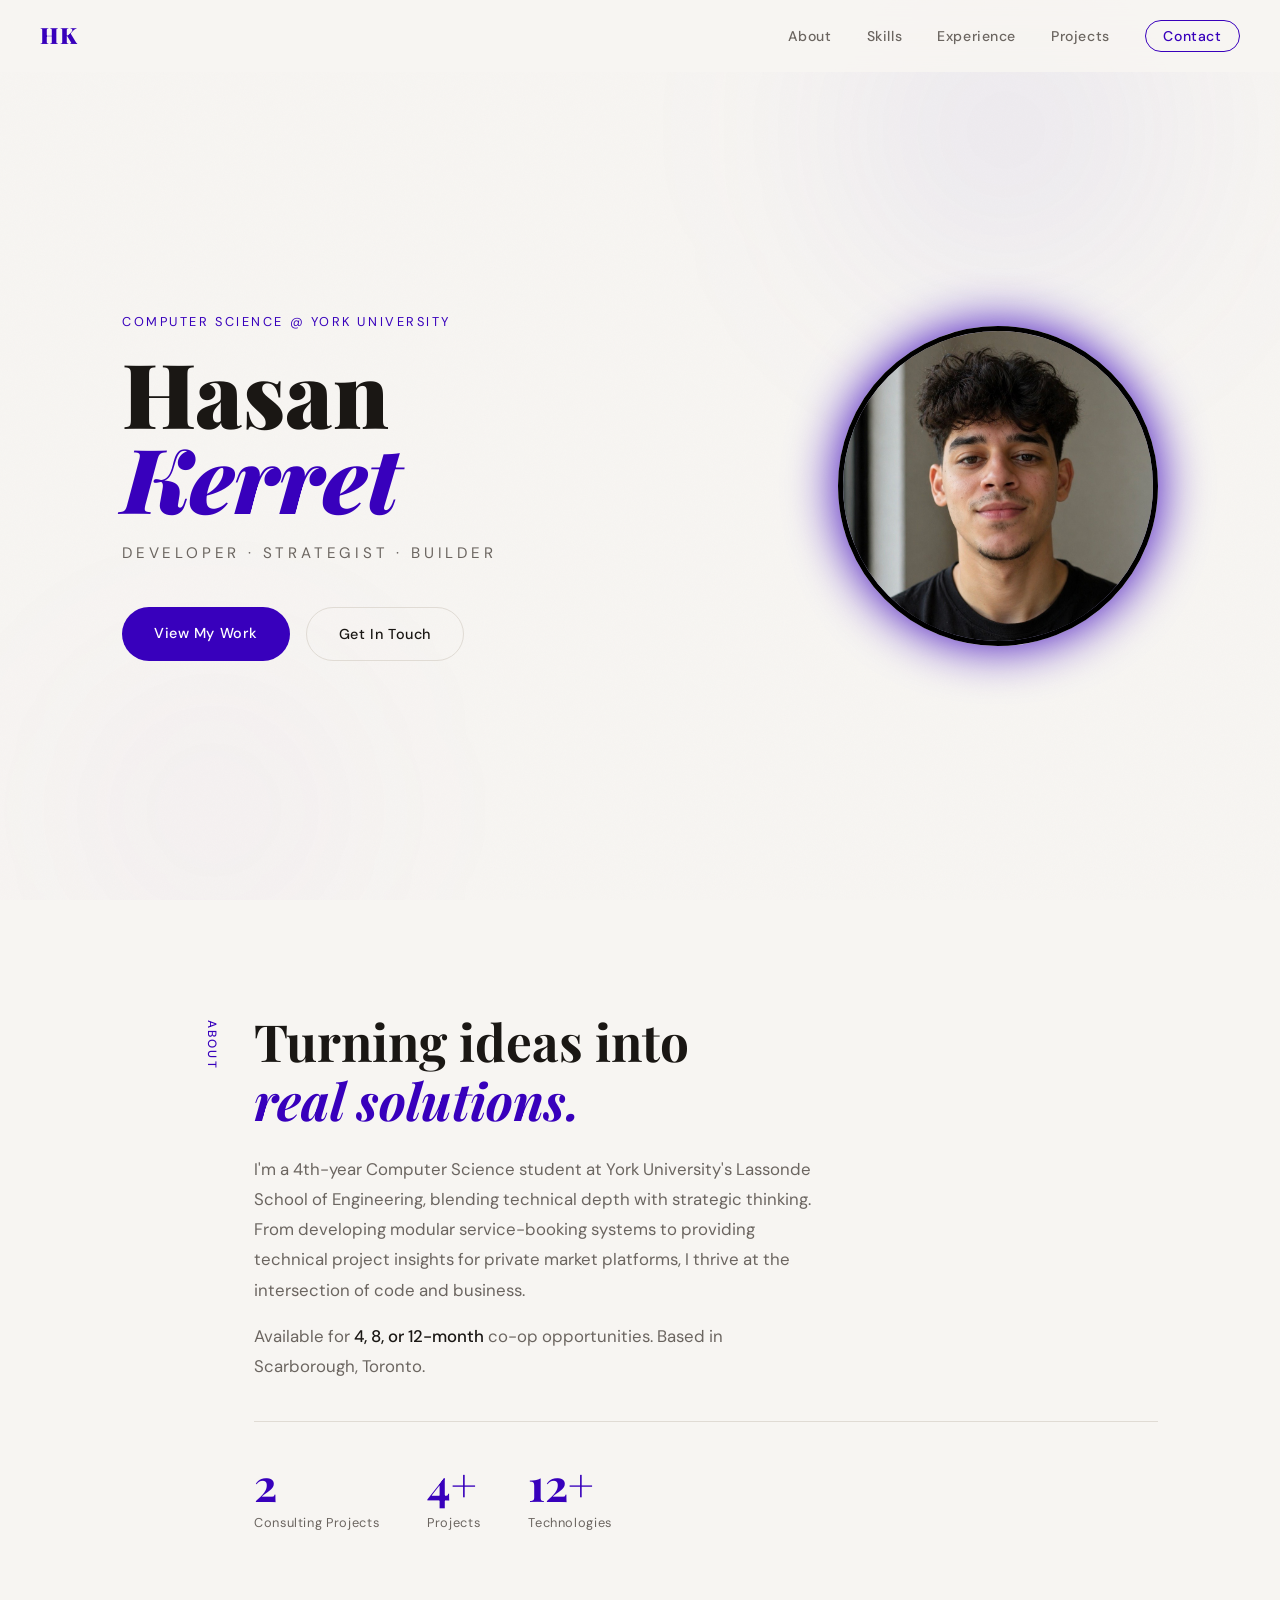
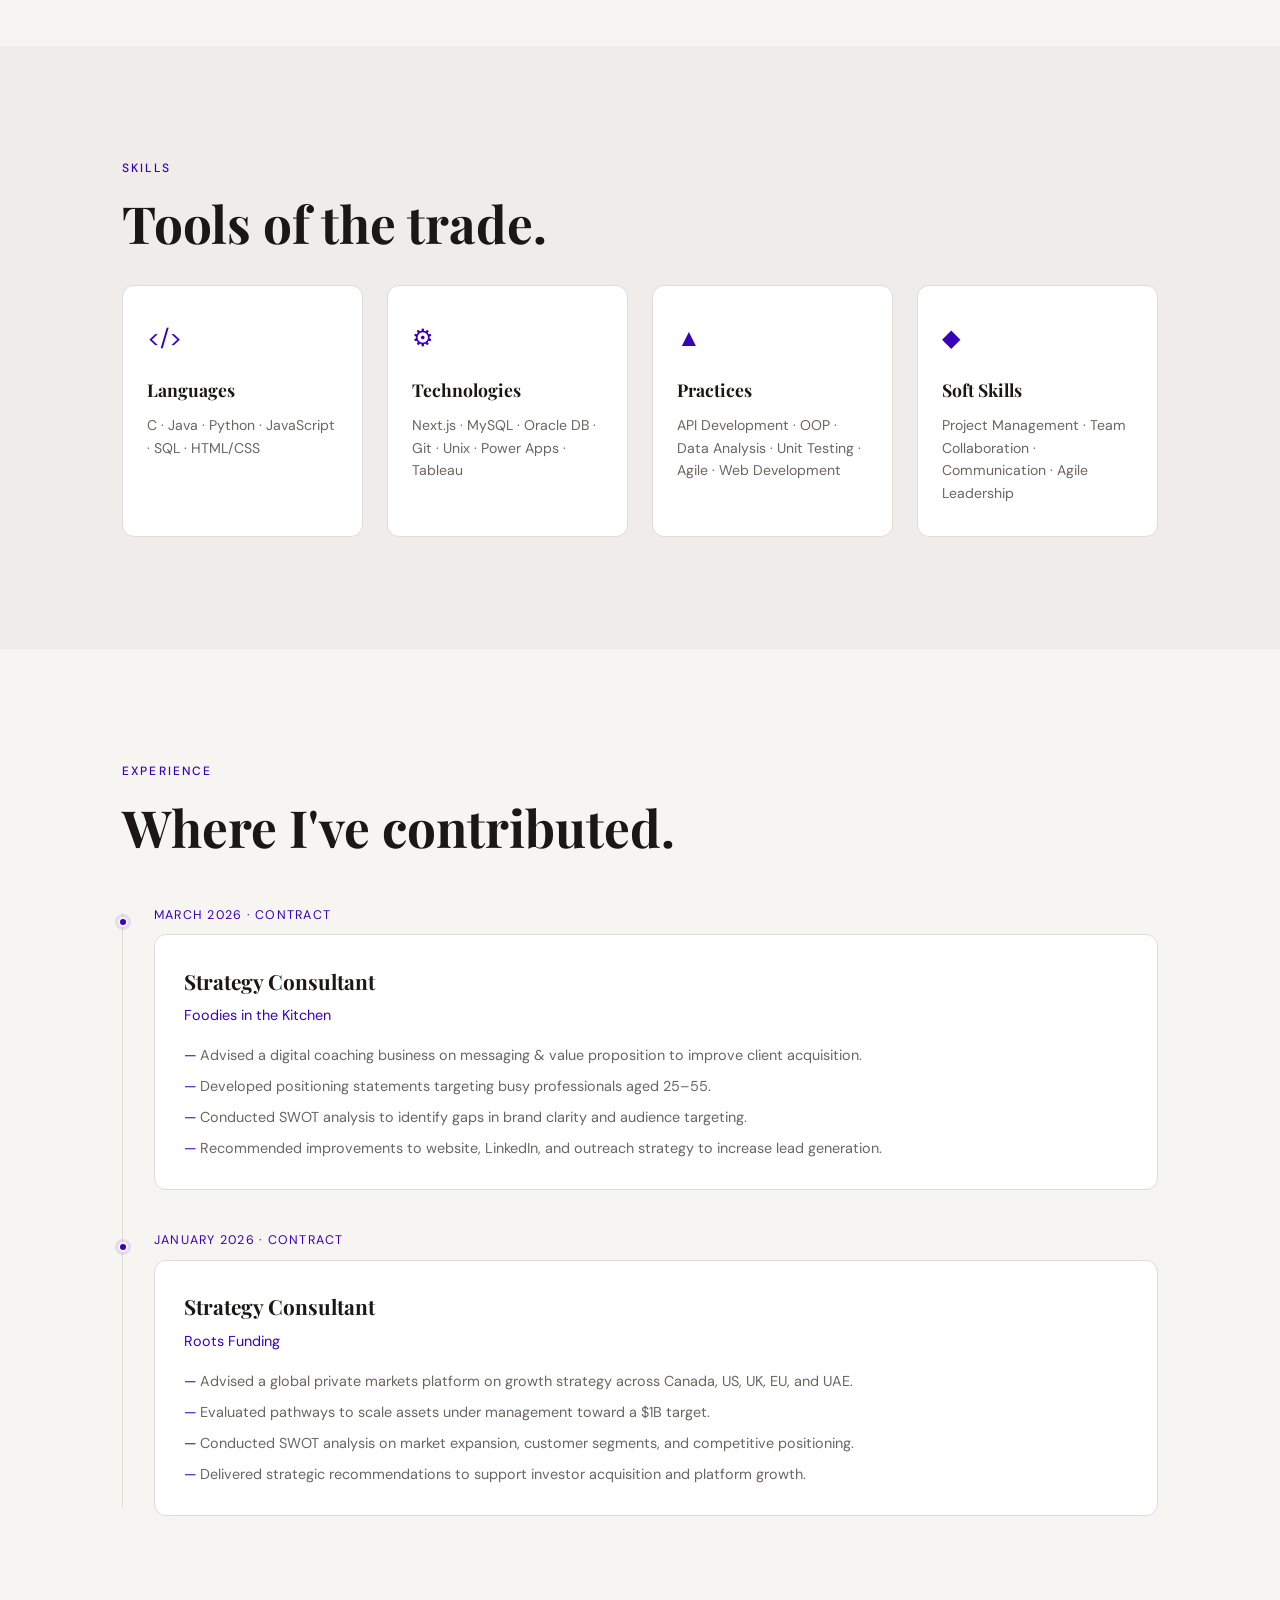
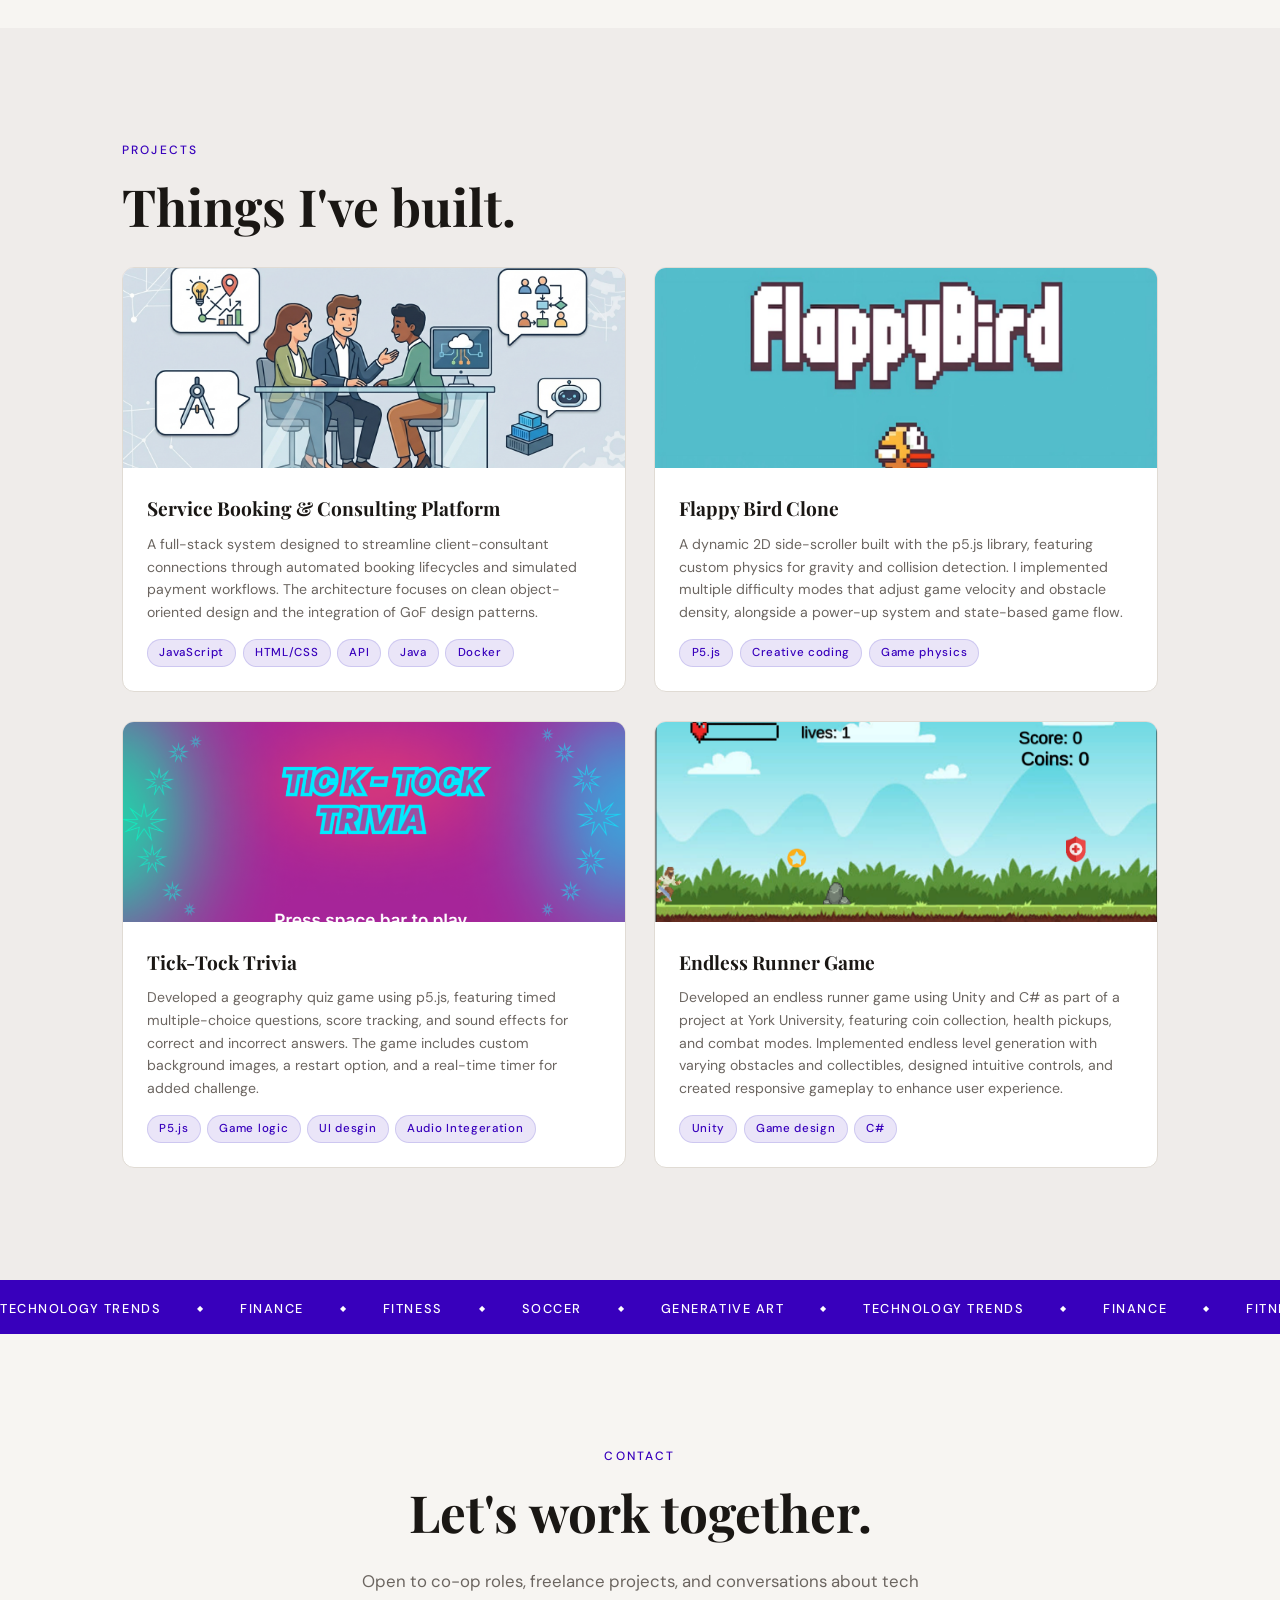
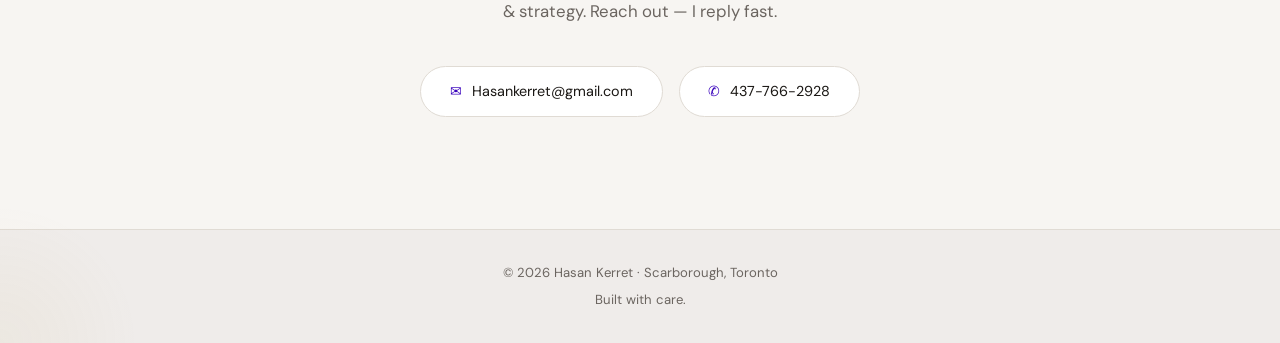
<file: portfolio/index.html>
<!DOCTYPE html>
<html lang="en">
<head>
  <meta charset="UTF-8" />
  <meta name="viewport" content="width=device-width, initial-scale=1.0" />
  <title>Hasan Kerret — Portfolio</title>
  <link rel="stylesheet" href="style.css" />
  <link rel="preconnect" href="https://fonts.googleapis.com" />
  <link href="https://fonts.googleapis.com/css2?family=Playfair+Display:wght@400;700;900&family=DM+Sans:wght@300;400;500&display=swap" rel="stylesheet" />
</head>
<body>

  <!-- NAV -->
  <nav class="nav" id="nav">
    <div class="nav-logo">HK</div>
    <ul class="nav-links">
      <li><a href="#about">About</a></li>
      <li><a href="#skills">Skills</a></li>
      <li><a href="#experience">Experience</a></li>
      <li><a href="#projects">Projects</a></li>
      <li><a href="#contact" class="nav-cta">Contact</a></li>
    </ul>
    <button class="hamburger" id="hamburger" aria-label="Toggle menu">
      <span></span><span></span><span></span>
    </button>
  </nav>

  <!-- MOBILE MENU -->
  <div class="mobile-menu" id="mobileMenu">
    <ul>
      <li><a href="#about" class="mobile-link">About</a></li>
      <li><a href="#skills" class="mobile-link">Skills</a></li>
      <li><a href="#experience" class="mobile-link">Experience</a></li>
      <li><a href="#projects" class="mobile-link">Projects</a></li>
      <li><a href="#contact" class="mobile-link">Contact</a></li>
    </ul>
  </div>

  <!-- HERO -->
  <section class="hero" id="hero">
    <div class="hero-noise"></div>
    <div class="hero-inner container">

      <!-- Left: text -->
      <div class="hero-content">
        <p class="hero-eyebrow reveal">Computer Science @ York University</p>
        <h1 class="hero-name reveal">
          <span>Hasan</span>
          <span class="accent-word">Kerret</span>
        </h1>
        <p class="hero-tagline reveal">Developer · Strategist · Builder</p>
        <div class="hero-cta reveal">
          <a href="#projects" class="btn btn-primary">View My Work</a>
          <a href="#contact" class="btn btn-ghost">Get In Touch</a>
        </div>
      </div>

      <!-- Right: photo -->
      <div class="hero-avatar-wrap reveal">
        <div class="hero-avatar-glow"></div>
        <div class="hero-avatar-ring"></div>
        <img src="images/profile.jpg" alt="Hasan Kerret" class="hero-avatar" />
      </div>

    </div>
    <div class="hero-orb orb-1"></div>
    <div class="hero-orb orb-2"></div>
  </section>

  <!-- ABOUT -->
  <section class="section" id="about">
    <div class="container about-grid">
      <div class="about-label section-label reveal">About</div>
      <div class="about-text">
        <h2 class="section-heading reveal">Turning ideas into<br /><em>real solutions.</em></h2>
        <p class="body-text reveal">
          I'm a 4th-year Computer Science student at York University's Lassonde School of Engineering, blending technical depth with strategic thinking. From developing modular service-booking systems to providing technical project insights for private market platforms, I thrive at the intersection of code and business.
        </p>
        <p class="body-text reveal">
          Available for <strong>4, 8, or 12-month</strong> co-op opportunities. Based in Scarborough, Toronto.
        </p>
        <div class="about-stats reveal">
          <div class="stat">
            <span class="stat-num">2</span>
            <span class="stat-label">Consulting Projects</span>
          </div>
          <div class="stat">
            <span class="stat-num">4+</span>
            <span class="stat-label">Projects</span>
          </div>
          <div class="stat">
            <span class="stat-num">12+</span>
            <span class="stat-label">Technologies</span>
          </div>
        </div>
      </div>
    </div>
  </section>

  <!-- SKILLS -->
  <section class="section section-alt" id="skills">
    <div class="container">
      <p class="section-label reveal">Skills</p>
      <h2 class="section-heading reveal">Tools of the trade.</h2>
      <div class="skills-grid reveal">
        <div class="skill-card">
          <div class="skill-icon">&#60;/&#62;</div>
          <h3>Languages</h3>
          <p>C · Java · Python · JavaScript · SQL · HTML/CSS</p>
        </div>
        <div class="skill-card">
          <div class="skill-icon">&#9881;</div>
          <h3>Technologies</h3>
          <p>Next.js · MySQL · Oracle DB · Git · Unix · Power Apps · Tableau</p>
        </div>
        <div class="skill-card">
          <div class="skill-icon">&#9650;</div>
          <h3>Practices</h3>
          <p>API Development · OOP · Data Analysis · Unit Testing · Agile · Web Development</p>
        </div>
        <div class="skill-card">
          <div class="skill-icon">&#9670;</div>
          <h3>Soft Skills</h3>
          <p>Project Management · Team Collaboration · Communication · Agile Leadership</p>
        </div>
      </div>
    </div>
  </section>

  <!-- EXPERIENCE -->
  <section class="section" id="experience">
    <div class="container">
      <p class="section-label reveal">Experience</p>
      <h2 class="section-heading reveal">Where I've contributed.</h2>
      <div class="timeline">

        <div class="timeline-item reveal">
          <div class="timeline-dot"></div>
          <div class="timeline-date">March 2026 · Contract</div>
          <div class="timeline-card">
            <h3>Strategy Consultant</h3>
            <p class="timeline-org">Foodies in the Kitchen </p>
            <ul class="timeline-bullets">
              <li>Advised a digital coaching business on messaging & value proposition to improve client acquisition.</li>
              <li>Developed positioning statements targeting busy professionals aged 25–55.</li>
              <li>Conducted SWOT analysis to identify gaps in brand clarity and audience targeting.</li>
              <li>Recommended improvements to website, LinkedIn, and outreach strategy to increase lead generation.</li>
            </ul>
          </div>
        </div>

        <div class="timeline-item reveal">
          <div class="timeline-dot"></div>
          <div class="timeline-date">January 2026 · Contract</div>
          <div class="timeline-card">
            <h3>Strategy Consultant</h3>
            <p class="timeline-org">Roots Funding </p>
            <ul class="timeline-bullets">
              <li>Advised a global private markets platform on growth strategy across Canada, US, UK, EU, and UAE.</li>
              <li>Evaluated pathways to scale assets under management toward a $1B target.</li>
              <li>Conducted SWOT analysis on market expansion, customer segments, and competitive positioning.</li>
              <li>Delivered strategic recommendations to support investor acquisition and platform growth.</li>
            </ul>
          </div>
        </div>

      </div>
    </div>
  </section>

  <!-- PROJECTS -->
  <section class="section section-alt" id="projects">
    <div class="container">
      <p class="section-label reveal">Projects</p>
      <h2 class="section-heading reveal">Things I've built.</h2>
      <div class="projects-grid">

        <!-- Project 1: Stock Tracker (existing) -->
        <a class="project-card reveal" href="https://github.com/lalogongum/EECS-3311-project" target="_blank" rel="noopener" data-label="Web · JavaScript">
          <div class="project-img-wrap">
            <img src="images/consultant.png" alt="Service Booking & Consulting Platform" class="project-img" />
            <div class="project-overlay">
              <span class="project-visit">Visit Project ↗</span>
            </div>
          </div>
          <div class="project-info">
            <h3>Service Booking & Consulting Platform</h3>
            <p>A full-stack system designed to streamline client-consultant connections through automated booking lifecycles and simulated payment workflows. The architecture focuses on clean object-oriented design and the integration of GoF design patterns.</p>
            <div class="project-tags">
              <span>JavaScript</span><span>HTML/CSS</span><span>API</span><span>Java</span><span>Docker</span>
            </div>
          </div>
        </a>

        <!-- Project 2: Placeholder -->
        <a class="project-card reveal" href="https://editor.p5js.org/lalogongum/full/OH6kwALGw" target="_blank" rel="noopener" data-label="Web · Full Stack">
          <div class="project-img-wrap">
            <img src="images/flappybird.png" alt="Project 2" class="project-img" />
            <div class="project-overlay">
              <span class="project-visit">Visit Project ↗</span>
            </div>
          </div>
          <div class="project-info">
            <h3>Flappy Bird Clone</h3>
            <p>A dynamic 2D side-scroller built with the p5.js library, featuring custom physics for gravity and collision detection. I implemented multiple difficulty modes that adjust game velocity and obstacle density, alongside a power-up system and state-based game flow.</p>
            <div class="project-tags">
              <span>P5.js</span><span>Creative coding</span><span>Game physics</span>
            </div>
          </div>
        </a>

        <!-- Project 3: Placeholder -->
        <a class="project-card reveal" href="https://editor.p5js.org/lalogongum/full/onQPxgfu5" target="_blank" rel="noopener" data-label="App · Python">
          <div class="project-img-wrap">
            <img src="images/quizgame.png" alt="Project 3" class="project-img" />
            <div class="project-overlay">
              <span class="project-visit">Visit Project ↗</span>
            </div>
          </div>
          <div class="project-info">
            <h3>Tick-Tock Trivia</h3>
            <p>Developed a geography quiz game using p5.js, featuring timed multiple-choice
              questions, score tracking, and sound effects for correct and incorrect answers. The game includes custom background
              images, a restart option, and a real-time timer for added challenge.</p>
            <div class="project-tags">
              <span>P5.js</span><span>Game logic</span><span>UI desgin</span> <span>Audio Integeration</span>
            </div>
          </div>
        </a>

        <!-- Project 4: Placeholder -->
        <a class="project-card reveal" href="https://hasan-kerret.itch.io/endless-runner" target="_blank" rel="noopener" data-label="App · Java">
          <div class="project-img-wrap">
            <img src="images/unity.png" alt="Project 4" class="project-img" />
            <div class="project-overlay">
              <span class="project-visit">Visit Project ↗</span>
            </div>
          </div>
          <div class="project-info">
            <h3>Endless Runner Game</h3>
            <p>Developed an endless runner game using Unity and C# as part of a project at York University,
              featuring coin collection, health pickups, and combat modes. Implemented endless level generation
              with varying obstacles and collectibles, designed intuitive controls, and created responsive gameplay
              to enhance user experience.</p>
            <div class="project-tags">
              <span>Unity</span><span>Game design</span><span>C#</span>
            </div>
          </div>
        </a>

      </div>
    </div>
  </section>

  <!-- INTERESTS TICKER -->
  <div class="ticker-wrap">
    <div class="ticker">
      <span>Technology Trends</span>
      <span class="ticker-dot">◆</span>
      <span>Finance</span>
      <span class="ticker-dot">◆</span>
      <span>Fitness</span>
      <span class="ticker-dot">◆</span>
      <span>Soccer</span>
      <span class="ticker-dot">◆</span>
      <span>Generative Art</span>
      <span class="ticker-dot">◆</span>
      <span>Technology Trends</span>
      <span class="ticker-dot">◆</span>
      <span>Finance</span>
      <span class="ticker-dot">◆</span>
      <span>Fitness</span>
      <span class="ticker-dot">◆</span>
      <span>Soccer</span>
      <span class="ticker-dot">◆</span>
      <span>Generative Art</span>
      <span class="ticker-dot">◆</span>
    </div>
  </div>

  <!-- CONTACT -->
  <section class="section contact-section" id="contact">
    <div class="container contact-inner">
      <p class="section-label reveal">Contact</p>
      <h2 class="section-heading reveal">Let's work together.</h2>
      <p class="body-text reveal">
        Open to co-op roles, freelance projects, and conversations about tech &amp; strategy.
        Reach out — I reply fast.
      </p>
      <div class="contact-links reveal">
        <a href="mailto:Hasankerret@gmail.com" class="contact-pill">
          <span class="contact-icon">✉</span> Hasankerret@gmail.com
        </a>
        <a href="tel:4377662928" class="contact-pill">
          <span class="contact-icon">✆</span> 437-766-2928
        </a>
      </div>
    </div>
  </section>

  <!-- FOOTER -->
  <footer class="footer">
    <p>© 2026 Hasan Kerret · Scarborough, Toronto</p>
    <p class="footer-note">Built with care.</p>
  </footer>

  <script src="script.js"></script>
</body>
</html>
</file>
<file: portfolio/style.css>
/* ============================
   CSS VARIABLES & RESET
   ============================ */
:root {
  --bg: #f7f5f2;
  --bg-alt: #efecea;
  --surface: #ffffff;
  --border: #e0dbd4;
  --text: #1a1714;
  --text-muted: #6b6560;
  --accent: rgba(56, 0, 188, 1);
  --accent-light: rgba(80, 30, 210, 1);
  --accent-2: rgba(56, 0, 188, 0.8);
  --accent-glow: rgba(56, 0, 188, 0.10);
  --accent-glow-strong: rgba(56, 0, 188, 0.22);
  --white: #ffffff;
  --font-display: 'Playfair Display', Georgia, serif;
  --font-body: 'DM Sans', sans-serif;
  --nav-h: 72px;
  --radius: 12px;
  --transition: 0.35s cubic-bezier(0.25, 0.46, 0.45, 0.94);
}

*, *::before, *::after { box-sizing: border-box; margin: 0; padding: 0; }
html { scroll-behavior: smooth; }
body {
  background: var(--bg);
  color: var(--text);
  font-family: var(--font-body);
  font-size: 16px;
  line-height: 1.7;
  overflow-x: hidden;
}
a { color: inherit; text-decoration: none; }
ul { list-style: none; }
img { display: block; width: 100%; object-fit: cover; }

/* ============================
   TYPOGRAPHY
   ============================ */
.section-label {
  font-family: var(--font-body);
  font-size: 0.75rem;
  font-weight: 500;
  letter-spacing: 0.18em;
  text-transform: uppercase;
  color: var(--accent);
  margin-bottom: 1rem;
}

.section-heading {
  font-family: var(--font-display);
  font-size: clamp(2rem, 4vw, 3.2rem);
  font-weight: 700;
  color: var(--text);
  line-height: 1.15;
  margin-bottom: 1.5rem;
}

.section-heading em { font-style: italic; color: var(--accent); }

.body-text {
  color: var(--text-muted);
  font-size: 1.05rem;
  line-height: 1.8;
  max-width: 560px;
  margin-bottom: 1rem;
}

.body-text strong { color: var(--text); font-weight: 500; }

/* ============================
   LAYOUT
   ============================ */
.container { max-width: 1100px; margin: 0 auto; padding: 0 2rem; }
.section { padding: 7rem 0; }
.section-alt { background: var(--bg-alt); }

/* ============================
   NAV
   ============================ */
.nav {
  position: fixed;
  top: 0; left: 0; right: 0;
  z-index: 100;
  height: var(--nav-h);
  display: flex;
  align-items: center;
  justify-content: space-between;
  padding: 0 2.5rem;
  background: rgba(247, 245, 242, 0.88);
  backdrop-filter: blur(14px);
  border-bottom: 1px solid transparent;
  transition: border-color var(--transition);
}

.nav.scrolled { border-bottom-color: var(--border); }

.nav-logo {
  font-family: var(--font-display);
  font-size: 1.4rem;
  font-weight: 900;
  color: var(--accent);
  letter-spacing: 0.05em;
}

.nav-links { display: flex; gap: 2.2rem; align-items: center; }

.nav-links a {
  font-size: 0.88rem;
  font-weight: 500;
  letter-spacing: 0.04em;
  color: var(--text-muted);
  transition: color var(--transition);
}

.nav-links a:hover { color: var(--text); }

.nav-cta {
  color: var(--accent) !important;
  border: 1px solid var(--accent);
  padding: 0.4rem 1.1rem;
  border-radius: 50px;
  transition: background var(--transition), color var(--transition) !important;
}

.nav-cta:hover {
  background: var(--accent) !important;
  color: var(--white) !important;
}

.hamburger {
  display: none;
  flex-direction: column;
  gap: 5px;
  background: none;
  border: none;
  cursor: pointer;
  padding: 4px;
}

.hamburger span {
  display: block;
  width: 24px;
  height: 2px;
  background: var(--text);
  border-radius: 2px;
  transition: var(--transition);
}

/* ============================
   MOBILE MENU
   ============================ */
.mobile-menu {
  display: none;
  position: fixed;
  top: var(--nav-h);
  left: 0; right: 0;
  background: var(--bg);
  border-bottom: 1px solid var(--border);
  z-index: 99;
  padding: 1.5rem 2rem;
}

.mobile-menu.open { display: block; }
.mobile-menu ul { display: flex; flex-direction: column; gap: 1.2rem; }
.mobile-menu a { font-size: 1rem; font-weight: 500; color: var(--text-muted); }
.mobile-menu a:hover { color: var(--accent); }

/* ============================
   HERO — split layout
   ============================ */
.hero {
  position: relative;
  min-height: 100vh;
  display: flex;
  align-items: center;
  padding-top: var(--nav-h);
  overflow: hidden;
}

.hero-noise {
  position: absolute;
  inset: 0;
  background-image: url("data:image/svg+xml,%3Csvg xmlns='http://www.w3.org/2000/svg' width='300' height='300'%3E%3Cfilter id='n'%3E%3CfeTurbulence type='fractalNoise' baseFrequency='0.9' numOctaves='4' stitchTiles='stitch'/%3E%3C/filter%3E%3Crect width='300' height='300' filter='url(%23n)' opacity='0.025'/%3E%3C/svg%3E");
  background-repeat: repeat;
  pointer-events: none;
}

/* Subtle background orbs */
.hero-orb {
  position: absolute;
  border-radius: 50%;
  filter: blur(110px);
  pointer-events: none;
}

.orb-1 {
  width: 420px; height: 420px;
  background: radial-gradient(circle, rgba(92,79,207,0.14) 0%, transparent 70%);
  top: -80px; right: 5%;
  animation: orbFloat 9s ease-in-out infinite alternate;
}

.orb-2 {
  width: 300px; height: 300px;
  background: radial-gradient(circle, rgba(155,77,202,0.10) 0%, transparent 70%);
  bottom: -60px; left: 5%;
  animation: orbFloat 12s ease-in-out infinite alternate-reverse;
}

@keyframes orbFloat {
  from { transform: translate(0, 0); }
  to { transform: translate(20px, 20px); }
}

/* ── Split container ── */
.hero-inner {
  display: flex;
  align-items: center;
  justify-content: space-between;
  gap: 4rem;
  width: 100%;
  position: relative;
  z-index: 2;
  padding-top: 2rem;
  padding-bottom: 2rem;
}

/* Left: text */
.hero-content {
  flex: 1;
  text-align: left;
}

.hero-eyebrow {
  font-size: 0.8rem;
  letter-spacing: 0.2em;
  text-transform: uppercase;
  color: var(--accent);
  margin-bottom: 1rem;
}

.hero-name {
  font-family: var(--font-display);
  font-size: clamp(3rem, 7vw, 6.5rem);
  font-weight: 900;
  line-height: 0.95;
  color: var(--text);
  display: block;
  margin-bottom: 1.4rem;
}

.hero-name .accent-word {
  color: var(--accent);
  display: block;
  font-style: italic;
}

.hero-tagline {
  font-size: 0.95rem;
  letter-spacing: 0.25em;
  text-transform: uppercase;
  color: var(--text-muted);
  margin-bottom: 2.5rem;
}

.hero-cta { display: flex; gap: 1rem; flex-wrap: wrap; }

/* Right: avatar */
.hero-avatar-wrap {
  flex-shrink: 0;
  position: relative;
  width: 320px;
  height: 320px;
  display: flex;
  align-items: center;
  justify-content: center;

}

.hero-avatar {
  width: 320px;   /* was 270px */
  height: 320px;  /* was 270px */
  border-radius: 50%;
  object-fit: cover;
  object-position: center 43%;
  position: relative;
  z-index: 3;
  border: 0.3125rem solid black; /* 5px */
    border-radius: 50%; /* 20px */
      box-shadow: 0 0 50px rgba(56, 0, 188, 1); /* Color #D6C3F5 */
  background: linear-gradient(135deg, #c8c4e8, #9b8fd4);
}

/* Hidden — no animation rings needed */
.hero-avatar-ring,
.hero-avatar-glow {
  display: none;
}

/* Buttons */
.btn {
  display: inline-block;
  padding: 0.85rem 2rem;
  border-radius: 50px;
  font-size: 0.9rem;
  font-weight: 500;
  letter-spacing: 0.04em;
  transition: all var(--transition);
}

.btn-primary {
  background: var(--accent);
  color: var(--white);
}

.btn-primary:hover {
  background: var(--accent-light);
  transform: translateY(-2px);
  box-shadow: 0 8px 30px rgba(92, 79, 207, 0.32);
}

.btn-ghost { border: 1px solid var(--border); color: var(--text); }

.btn-ghost:hover {
  border-color: var(--accent);
  color: var(--accent);
  transform: translateY(-2px);
}

/* ============================
   ABOUT
   ============================ */
.about-grid {
  display: grid;
  grid-template-columns: 100px 1fr;
  gap: 2rem;
  align-items: start;
}

.about-label {
  writing-mode: vertical-rl;
  transform: rotate(180deg);
  margin-top: 0.5rem;
}

.about-stats {
  display: flex;
  gap: 3rem;
  margin-top: 2.5rem;
  padding-top: 2.5rem;
  border-top: 1px solid var(--border);
}

.stat-num {
  display: block;
  font-family: var(--font-display);
  font-size: 2.8rem;
  font-weight: 700;
  color: var(--accent);
  line-height: 1;
}

.stat-label {
  display: block;
  font-size: 0.8rem;
  color: var(--text-muted);
  margin-top: 0.3rem;
  letter-spacing: 0.05em;
}

/* ============================
   SKILLS
   ============================ */
.skills-grid {
  display: grid;
  grid-template-columns: repeat(auto-fit, minmax(220px, 1fr));
  gap: 1.5rem;
  margin-top: 2rem;
}

.skill-card {
  background: var(--surface);
  border: 1px solid var(--border);
  border-radius: var(--radius);
  padding: 2rem 1.5rem;
  transition: border-color var(--transition), transform var(--transition), box-shadow var(--transition);
}

.skill-card:hover {
  border-color: var(--accent);
  transform: translateY(-4px);
  box-shadow: 0 12px 40px rgba(92,79,207,0.08);
}

.skill-icon { font-size: 1.5rem; color: var(--accent); margin-bottom: 1rem; }

.skill-card h3 {
  font-family: var(--font-display);
  font-size: 1.1rem;
  color: var(--text);
  margin-bottom: 0.6rem;
}

.skill-card p { font-size: 0.88rem; color: var(--text-muted); line-height: 1.6; }

/* ============================
   TIMELINE / EXPERIENCE
   ============================ */
.timeline {
  margin-top: 3rem;
  display: flex;
  flex-direction: column;
  gap: 2.5rem;
  position: relative;
  padding-left: 2rem;
}

.timeline::before {
  content: '';
  position: absolute;
  left: 0; top: 8px; bottom: 8px;
  width: 1px;
  background: var(--border);
}

.timeline-item { position: relative; }

.timeline-dot {
  position: absolute;
  left: -2rem;
  top: 12px;
  width: 10px;
  height: 10px;
  border-radius: 50%;
  background: var(--accent);
  border: 2px solid var(--bg);
  box-shadow: 0 0 0 3px var(--accent-glow);
  transform: translateX(-4px);
}

.timeline-date {
  font-size: 0.78rem;
  letter-spacing: 0.1em;
  color: var(--accent);
  text-transform: uppercase;
  margin-bottom: 0.5rem;
}

.timeline-card {
  background: var(--surface);
  border: 1px solid var(--border);
  border-radius: var(--radius);
  padding: 1.8rem;
  transition: border-color var(--transition), box-shadow var(--transition);
}

.timeline-card:hover {
  border-color: var(--accent);
  box-shadow: 0 8px 30px rgba(92,79,207,0.07);
}

.timeline-card h3 {
  font-family: var(--font-display);
  font-size: 1.3rem;
  color: var(--text);
  margin-bottom: 0.25rem;
}

.timeline-org { font-size: 0.9rem; color: var(--accent); margin-bottom: 1rem; }
.timeline-org span { color: var(--text-muted); font-style: italic; }

.timeline-bullets { display: flex; flex-direction: column; gap: 0.4rem; }

.timeline-bullets li {
  font-size: 0.9rem;
  color: var(--text-muted);
  padding-left: 1rem;
  position: relative;
}

.timeline-bullets li::before {
  content: '—';
  position: absolute;
  left: 0;
  color: var(--accent);
}

/* ============================
   PROJECTS — 2×2 grid
   ============================ */
.projects-grid {
  display: grid;
  grid-template-columns: repeat(2, 1fr);
  gap: 1.8rem;
  margin-top: 2rem;
}

.project-card {
  display: block;
  background: var(--surface);
  border: 1px solid var(--border);
  border-radius: var(--radius);
  overflow: hidden;
  transition: border-color var(--transition), transform var(--transition), box-shadow var(--transition);
  cursor: pointer;
}

.project-card:hover {
  border-color: var(--accent);
  transform: translateY(-6px);
  box-shadow: 0 20px 60px rgba(92,79,207,0.12);
}

.project-img-wrap {
  position: relative;
  height: 200px;
  overflow: hidden;
  background: var(--bg-alt);
}

.project-img {
  width: 100%;
  height: 100%;
  object-fit: cover;
  transition: transform 0.5s ease;
}

.project-card:hover .project-img { transform: scale(1.06); }

.project-img-wrap::before {
  content: '';
  position: absolute;
  inset: 0;
  background: linear-gradient(135deg, #e8e5f5 0%, #d5cff0 100%);
  z-index: 0;
}

.project-img { position: relative; z-index: 1; }

.project-overlay {
  position: absolute;
  inset: 0;
  background: rgba(247, 245, 252, 0.85);
  display: flex;
  align-items: center;
  justify-content: center;
  opacity: 0;
  transition: opacity var(--transition);
  z-index: 2;
}

.project-card:hover .project-overlay { opacity: 1; }

.project-visit {
  font-size: 0.85rem;
  font-weight: 600;
  letter-spacing: 0.08em;
  color: var(--accent);
  border: 1px solid var(--accent);
  padding: 0.5rem 1.2rem;
  border-radius: 50px;
}

.project-info { padding: 1.5rem; }

.project-info h3 {
  font-family: var(--font-display);
  font-size: 1.2rem;
  color: var(--text);
  margin-bottom: 0.5rem;
}

.project-info p {
  font-size: 0.88rem;
  color: var(--text-muted);
  line-height: 1.6;
  margin-bottom: 1rem;
}

.project-tags { display: flex; flex-wrap: wrap; gap: 0.4rem; }

.project-tags span {
  font-size: 0.72rem;
  font-weight: 500;
  letter-spacing: 0.06em;
  color: var(--accent);
  background: var(--accent-glow);
  border: 1px solid rgba(92, 79, 207, 0.2);
  padding: 0.2rem 0.7rem;
  border-radius: 50px;
}

/* ============================
   TICKER
   ============================ */
.ticker-wrap {
  overflow: hidden;
  background: var(--accent);
  padding: 0.85rem 0;
  white-space: nowrap;
}

.ticker { display: inline-block; animation: ticker 18s linear infinite; }

.ticker span {
  font-size: 0.8rem;
  font-weight: 500;
  letter-spacing: 0.12em;
  text-transform: uppercase;
  color: var(--white);
  margin-right: 2rem;
}

.ticker-dot { font-size: 0.5rem !important; vertical-align: middle; }

@keyframes ticker {
  from { transform: translateX(0); }
  to { transform: translateX(-50%); }
}

/* ============================
   CONTACT
   ============================ */
.contact-section { background: var(--bg); }
.contact-inner { text-align: center; }
.contact-inner .body-text { margin: 0 auto 2.5rem; }

.contact-links {
  display: flex;
  justify-content: center;
  flex-wrap: wrap;
  gap: 1rem;
}

.contact-pill {
  display: inline-flex;
  align-items: center;
  gap: 0.6rem;
  border: 1px solid var(--border);
  border-radius: 50px;
  padding: 0.75rem 1.8rem;
  font-size: 0.9rem;
  color: var(--text);
  background: var(--surface);
  transition: all var(--transition);
}

.contact-pill:hover {
  border-color: var(--accent);
  color: var(--accent);
  transform: translateY(-2px);
  box-shadow: 0 8px 24px rgba(92,79,207,0.1);
}

.contact-icon { color: var(--accent); }

/* ============================
   FOOTER
   ============================ */
.footer {
  background: var(--bg-alt);
  border-top: 1px solid var(--border);
  padding: 2rem;
  text-align: center;
  font-size: 0.82rem;
  color: var(--text-muted);
  display: flex;
  flex-direction: column;
  gap: 0.3rem;
}

/* ============================
   REVEAL ANIMATIONS
   ============================ */
.reveal {
  opacity: 0;
  transform: translateY(28px);
  transition: opacity 0.7s ease, transform 0.7s ease;
}

.reveal.visible { opacity: 1; transform: translateY(0); }

/* ============================
   RESPONSIVE
   ============================ */
@media (max-width: 820px) {
  /* Stack hero vertically on tablet/mobile — photo on top, text below */
  .hero-inner {
    flex-direction: column-reverse;
    text-align: center;
    gap: 2.5rem;
    padding-top: 3rem;
  }

  .hero-content { text-align: center; }
  .hero-cta { justify-content: center; }

  .hero-avatar-wrap {
    width: 240px;
    height: 240px;
  }

  .hero-avatar {
    width: 200px;
    height: 200px;
  }

  .hero-name { font-size: clamp(3rem, 14vw, 5rem); }
}

@media (max-width: 768px) {
  .nav-links { display: none; }
  .hamburger { display: flex; }

  .about-grid { grid-template-columns: 1fr; }
  .about-label { writing-mode: horizontal-tb; transform: none; }
  .about-stats { gap: 1.5rem; flex-wrap: wrap; }

  .timeline { padding-left: 1.5rem; }
  .timeline-dot { left: -1.5rem; }

  .projects-grid { grid-template-columns: 1fr; }
  .section { padding: 4.5rem 0; }
}

@media (max-width: 480px) {
  .contact-links { flex-direction: column; align-items: center; }
}
</file>
